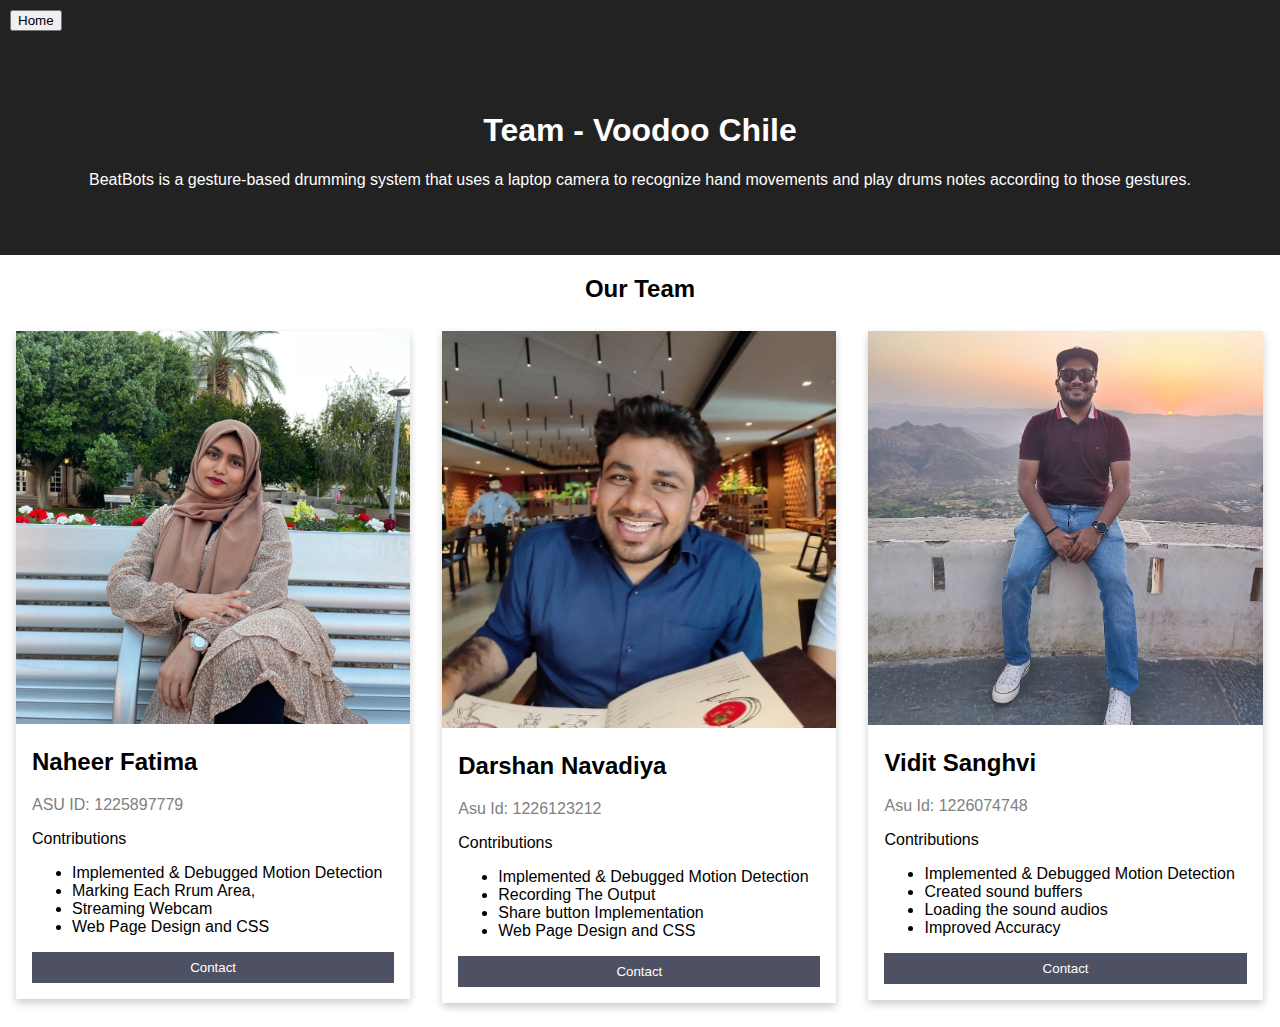
<file: aboutus.html>
<!DOCTYPE html>
<html>
<head>
<meta name="viewport" content="width=device-width, initial-scale=1">
<style>
body {
  font-family: Arial, Helvetica, sans-serif;
  margin: 0;
}

html {
  box-sizing: border-box;
}

*, *:before, *:after {
  box-sizing: inherit;
}

.column {
  float: left;
  width: 33.3%;
  margin-bottom: 16px;
  padding: 0 8px;
}

.card {
  box-shadow: 0 4px 8px 0 rgba(0, 0, 0, 0.2);
  margin: 8px;
}

.about-section {
  padding: 50px;
  text-align: center;
  background-color: #222223;
  color: white;
}
.home-button1 {
  padding: 10px;
  text-align: left;
  background-color: #222223;
  color: white;

}

.container {
  padding: 0 16px;
}

.container::after, .row::after {
  content: "";
  clear: both;
  display: table;
}

.title {
  color: grey;
}

.button {
  border: none;
  outline: 0;
  display: inline-block;
  padding: 8px;
  color: white;
  background-color: #4D5163;
  text-align: center;
  cursor: pointer;
  width: 100%;
}

.button:hover {
  background-color: #555;
}

@media screen and (max-width: 550px) {
  .column {
    width: 100%;
    display: block;
  }
}
</style>
</head>
<body>
<div class="home-button1">
 <a href="index.html"><button>Home</button></a> 
</div>
<div class="about-section">
  
  <h1>Team - Voodoo Chile</h1>
  <p>BeatBots is a gesture-based drumming system that uses a laptop camera to recognize hand movements and play drums notes according to those gestures.</p>
  
</div>

<h2 style="text-align:center">Our Team</h2>
<div class="row">
  <div class="column">
    <div class="card">
      <img src="Naheer.jpg" alt="Naheer" style="width:100%" height="0%">
      <div class="container">
        <h2>Naheer Fatima</h2>
        <p class="title">ASU ID: 1225897779</p>
        <p>Contributions</p>
        <ul>
          <li>Implemented & Debugged Motion Detection</li>
          <li>Marking Each Rrum Area,</li>
          <li>Streaming Webcam</li>
           <li>Web Page Design and CSS</li>
        </ul>
        
        <p> <a href="nnolas33@asu.edu"><button class="button">Contact</button></a></p>  
      </div>
    </div>
  </div> 

  <div class="column">
    <div class="card">
      <img src="darshan.jpg" alt="Darshan" style="width:100%"  height="0%">
      <div class="container">
        <h2>Darshan Navadiya</h2>
        <p class="title">Asu Id: 1226123212</p>
        <p>Contributions</p>
        <ul>
          <li>Implemented & Debugged Motion Detection</li>
          <li>Recording The Output</li>
          <li>Share button Implementation</li>
           <li>Web Page Design and CSS</li>
        </ul>
        
        <p> <a href="dnavadi1@asu.edu"><button class="button">Contact</button></a></p>  
      </div>
    </div>
  </div>
  
  <div class="column">
    <div class="card">
      <img src="vidit.jpg" alt="Vidit" style="width:100%">
      <div class="container">
        <h2>Vidit Sanghvi</h2>
        <p class="title">Asu Id: 1226074748</p>
        <p>Contributions</p>
        <ul>
          <li>Implemented & Debugged Motion Detection</li>
          <li>Created sound buffers</li>
          <li>Loading the sound audios</li>
           <li>Improved Accuracy</li>
        </ul>
        
        <p> <a href="vmsanghv@asu.edu"><button class="button">Contact</button></a></p>   
      </div>
    </div>
  </div>
</div>

</body>
</html>
</file>
